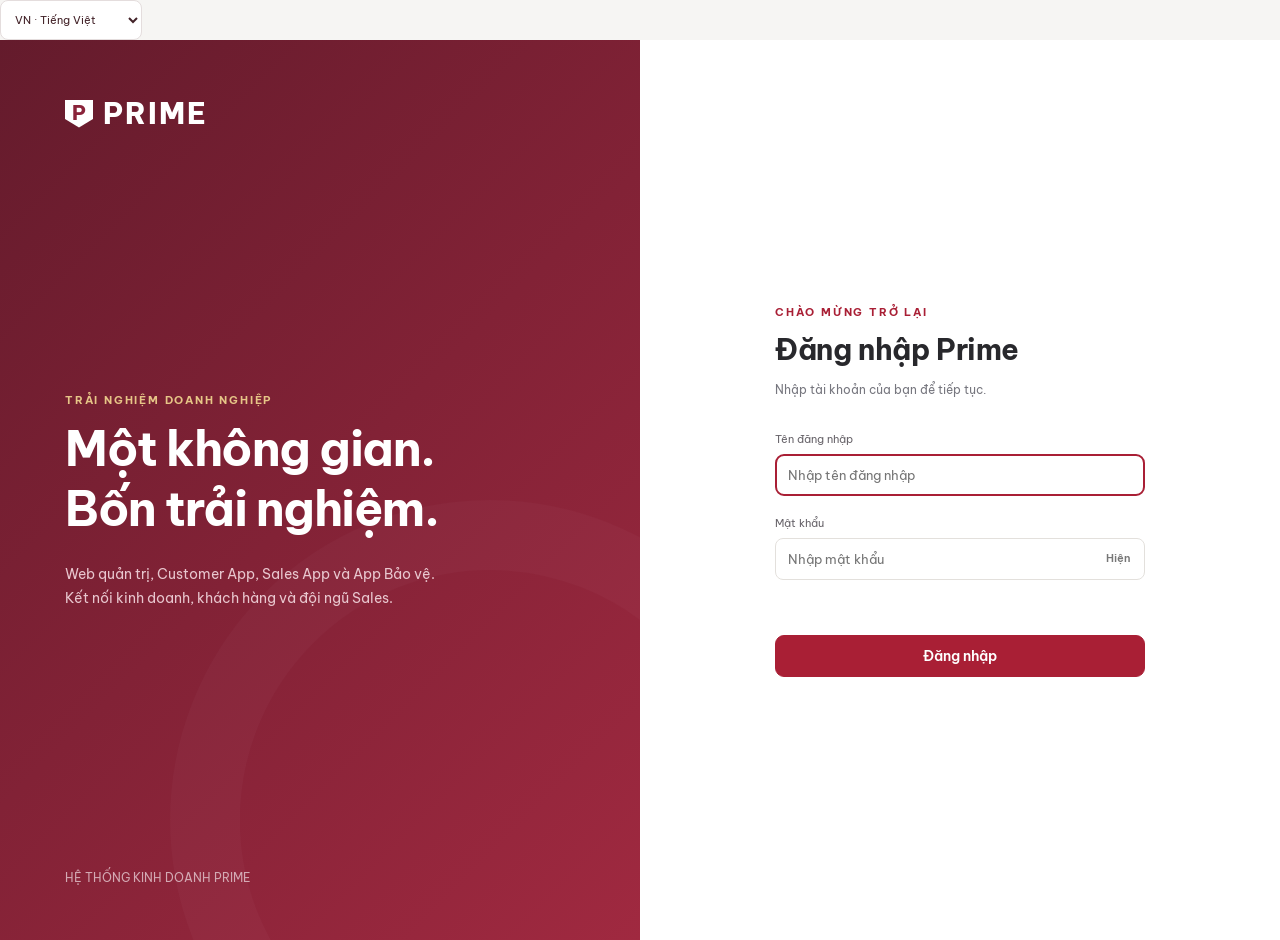
<file: docs/index.html>
<!doctype html><html lang="vi"><head><meta charset="utf-8"><meta name="viewport" content="width=device-width,initial-scale=1"><meta name="theme-color" content="#891829"><title>Prime · Hệ thống kinh doanh</title><link rel="stylesheet" href="style.css?v=26"></head><body><div id="root"></div><div id="toast" role="status" aria-live="polite"></div><dialog id="modal"><div id="modal-content"></div></dialog><script src="vendor/xlsx.full.min.js"></script><script type="module" src="auth.js?v=26"></script></body></html>
</file>
<file: docs/style.css>
@import url('https://fonts.googleapis.com/css2?family=Be+Vietnam+Pro:wght@400;450;500;550;600;650;700;750;800&display=swap');
:root{--red:#a91f35;--wine:#701c2d;--gold:#c29846;--ink:#28282c;--muted:#77777f;--line:#e9e7e6;--bg:#f6f5f3;--green:#28785f}*{box-sizing:border-box}body{margin:0;background:var(--bg);color:var(--ink);font:14px 'Be Vietnam Pro',sans-serif}button,input,select,textarea{font:inherit}button,a,input,select,textarea{outline-color:var(--red)}button{cursor:pointer}button{border:1px solid var(--line);background:white;color:inherit;border-radius:9px;padding:11px 16px;font-weight:550}button:hover{border-color:#c2a49d;background:#fcfaf8}button:disabled{cursor:default;opacity:.45}button.primary{background:var(--red);color:white;border-color:var(--red)}button.primary:hover{background:var(--wine)}button.ghost{border:0;background:transparent}button.icon{padding:10px;display:grid;place-items:center}svg.icon{width:19px;height:19px;stroke:currentColor;fill:none;stroke-width:1.7;stroke-linecap:round;stroke-linejoin:round;flex-shrink:0}h1,h2,h3,p{margin:0}h1{font-size:29px;letter-spacing:-1px;line-height:1.3}h2{font-size:18px;letter-spacing:-.4px}h3{font-size:15px}p{line-height:1.7;color:var(--muted)}small,.small{font-size:12px;color:var(--muted)}.eyebrow{font-size:11px;letter-spacing:1.8px;font-weight:700;text-transform:uppercase;color:var(--red);margin-bottom:9px}.shell{min-height:100vh;padding-left:232px}.sidebar{position:fixed;inset:0 auto 0 0;width:232px;background:white;border-right:1px solid var(--line);padding:28px 18px;z-index:20;display:flex;flex-direction:column;gap:8px}.brand{font-size:29px;font-weight:800;letter-spacing:2px;color:var(--red);display:flex;align-items:center;gap:10px}.brand-mark{width:28px;height:28px;background:var(--red);clip-path:polygon(0 0,100% 0,100% 70%,50% 100%,0 70%);color:white;font-size:20px;text-align:center;letter-spacing:0}.brand small{font-size:10px;letter-spacing:1px}.sidebar .suite{margin:27px 10px 10px;color:#a3a0a0;font-size:10px;letter-spacing:1.5px}.nav{display:flex;align-items:center;gap:12px;border:0;background:transparent;text-align:left;padding:13px 12px;font-size:12px;color:#69676b}.nav.active{background:#f9ecef;color:var(--red);font-weight:700}.side-foot{margin-top:auto;border-top:1px solid var(--line);padding:20px 8px 0;line-height:1.8}.side-foot span{display:inline-block;width:6px;height:6px;background:var(--gold);border-radius:100%;margin-right:5px}.topbar{height:78px;background:white;border-bottom:1px solid var(--line);display:flex;justify-content:space-between;align-items:center;padding:0 34px;gap:20px;position:sticky;top:0;z-index:10}.switcher{display:flex;background:#f3f1ee;border-radius:11px;padding:4px;gap:3px}.switcher button{border:0;background:transparent;padding:9px 15px;font-size:12px;display:flex;align-items:center;gap:8px}.switcher button.on{background:white;box-shadow:0 2px 8px #3020100a;color:var(--red)}.top-right{display:flex;gap:12px;align-items:center}.avatar{background:#f6ecec;border:1px solid #eadada;color:var(--wine);width:36px;height:36px;border-radius:50%;display:grid;place-items:center;font-size:12px;font-weight:700}.role{font-size:11px;color:var(--muted)}.content{max-width:1580px;padding:34px 38px 60px;margin:auto}.notice{font-size:11px;display:flex;align-items:center;gap:8px;padding:10px 14px;background:#faf4e8;border:1px solid #eee2c9;border-radius:8px;color:#806532;margin-bottom:26px}.heading{display:flex;justify-content:space-between;gap:20px;align-items:center;margin-bottom:26px}.heading p{margin-top:8px;font-size:12px}.actions{display:flex;align-items:center;gap:8px}.kpis{display:grid;grid-template-columns:repeat(4,minmax(0,1fr));gap:16px;margin-bottom:24px}.kpi{background:white;border:1px solid var(--line);border-radius:13px;padding:22px}.kpi .top{display:flex;justify-content:space-between;align-items:center;color:var(--muted);font-size:11px}.kpi .top svg{color:var(--gold)}.kpi strong{display:block;font-size:28px;letter-spacing:-1px;margin:16px 0 8px}.delta{font-size:11px;color:var(--green)}.grid{display:grid;grid-template-columns:1.55fr 1fr;gap:22px;margin-bottom:22px}.panel{border:1px solid var(--line);background:white;border-radius:14px;padding:24px;min-width:0;margin-bottom:22px}.grid>.panel{margin-bottom:0}.panel-head{display:flex;align-items:center;justify-content:space-between;gap:16px;margin-bottom:23px}.panel-head p{font-size:11px;margin-top:7px}.badge{display:inline-flex;font-size:10px;line-height:1.5;background:#faf2e1;color:#8b692d;padding:5px 9px;border-radius:5px;font-weight:550;white-space:nowrap}.badge.green{background:#edf7f1;color:var(--green)}.badge.red{background:#fbebee;color:var(--red)}.badge.gray{background:#f1f1f3;color:#71717a}.table-wrap{overflow:auto}table{width:100%;border-collapse:collapse;text-align:left;white-space:nowrap;font-size:12px}th{font-size:10px;font-weight:500;color:#8a8788;padding:14px 12px;border-bottom:1px solid var(--line);background:#faf9f7}td{padding:17px 12px;border-bottom:1px solid #f1efed}td small{display:block;margin-top:5px}td button{font-size:11px;padding:7px 11px}tbody tr:last-child td{border:0}.filters{display:flex;gap:10px;margin-bottom:20px;flex-wrap:wrap}.filters input{min-width:180px;flex:1}.filters select{min-width:150px}input,select,textarea{width:100%;border:1px solid #e3e0dc;border-radius:8px;background:white;padding:12px;color:var(--ink);min-width:0}textarea{min-height:85px;resize:vertical}label{display:flex;flex-direction:column;gap:8px;font-size:11px;color:#68646a}label input,label select,label textarea{font-size:13px;color:var(--ink)}.fields{display:grid;grid-template-columns:1fr 1fr;gap:20px}.fields .full{grid-column:1/-1}.form-actions{display:flex;justify-content:flex-end;gap:10px;margin-top:25px}.row{display:flex;gap:14px;align-items:center}.spread{justify-content:space-between}.stack{display:flex;flex-direction:column;gap:12px}.divider{border:0;border-top:1px solid var(--line);margin:22px 0}.tile{width:50px;height:50px;border:1px solid #0000000a;border-radius:7px;background-color:#eee9df;flex-shrink:0;overflow:hidden}.tile.marble{background:linear-gradient(133deg,transparent 43%,#cac4b730 44%,#aaa59466 44.3%,transparent 45%),linear-gradient(154deg,#f3f0e9 20%,#e7e4db 48%,#fcfaf5 70%)}.tile.cement{background:linear-gradient(120deg,#bdc0bc,#9b9e99,#b8b9b2)}.tile.sand{background:linear-gradient(120deg,#ece2cd,#d8c9ad,#e9dfcb)}.tile.nero{background:linear-gradient(130deg,transparent 45%,#c5c1b6 45.2%,transparent 46%),linear-gradient(35deg,#222829,#424345)}.tile.terrazzo{background:radial-gradient(ellipse at 20% 40%,#c2b39b 0 3%,transparent 5%),radial-gradient(ellipse at 70% 70%,#8c948e 0 4%,transparent 6%),#e5dfd2;background-size:24px 28px}.tile.beige{background:repeating-linear-gradient(5deg,#ded0b6 0px,#dacbb0 5px,#e7dac5 8px,#ded0b6 14px)}.tile.large{height:150px;width:100%;border-radius:10px}.product-cell{display:flex;gap:12px;align-items:center}.product-cell b{font-weight:600}.chart{width:100%;height:auto;display:block}.chart text{font-family:inherit;font-size:10px;fill:#929098}.legend{display:flex;gap:18px;font-size:11px;color:var(--muted);margin-top:12px}.dot{width:7px;height:7px;background:var(--red);display:inline-block;border-radius:50%;margin-right:5px}.dot.gold{background:var(--gold)}.progress{height:6px;border-radius:9px;background:#f1ece7;overflow:hidden;margin-top:9px}.progress i{display:block;background:linear-gradient(90deg,var(--red),var(--gold));height:100%;border-radius:9px}.rank{display:grid;grid-template-columns:24px 44px 1fr 40px;gap:12px;align-items:center;padding:14px 0;border-bottom:1px solid var(--line);font-size:12px}.rank .tile{width:40px;height:40px}.rank>span{color:#aaa;font-size:10px}.rank:last-child{border:0}.activity{display:flex;gap:13px;padding:13px 0;border-bottom:1px solid var(--line);font-size:12px}.activity .pin{background:#f5ede0;color:#967641;border-radius:8px;padding:10px;align-self:flex-start}.activity p{font-size:11px;margin-top:5px}.activity:last-child{border:0}.status-track{display:flex;gap:6px;margin:23px 0}.status-track div{flex:1;font-size:10px;color:#9a9394;border-top:3px solid #eee9e7;padding-top:10px}.status-track div.done{color:var(--red);border-color:var(--red)}.catalog{display:grid;grid-template-columns:repeat(3,minmax(0,1fr));gap:18px}.product-card{border:1px solid var(--line);background:white;border-radius:13px;padding:14px}.product-card h3{margin:16px 0 6px}.product-card p{font-size:11px}.product-card .row{margin-top:15px}.money{color:var(--red);font-weight:650}.hero{border-radius:16px;background:linear-gradient(115deg,#702433,#9a3448);padding:28px;color:white;position:relative;overflow:hidden;margin-bottom:24px}.hero:after{content:'';position:absolute;right:-45px;top:-110px;width:330px;height:330px;border:35px solid #ffffff08;border-radius:50%;pointer-events:none}.hero h2{font-size:24px;color:white;margin:8px 0}.hero p{color:#f1d9df;font-size:12px}.hero .eyebrow{color:#e5c58b}.hero button{margin-top:20px;color:#891829}.app-main{max-width:1050px;margin:auto}.mobile-nav{display:none}.app-nav{display:flex;gap:8px;margin-bottom:24px;overflow:auto}.app-nav button{white-space:nowrap;font-size:12px}.app-nav .on{background:#f8e9ec;color:var(--red);border-color:#edcdd3}.review-dock{position:fixed;bottom:20px;right:24px;z-index:22;background:#28282c;color:white;border:0;box-shadow:0 8px 25px #20202030;display:flex;gap:9px;align-items:center}.review-dock:hover{background:#444;color:white}.empty{text-align:center;padding:45px;color:var(--muted)}dialog{border:1px solid var(--line);border-radius:16px;padding:0;width:min(690px,calc(100% - 32px));max-height:88vh;box-shadow:0 25px 80px #0003}dialog::backdrop{background:#211b224d;backdrop-filter:blur(3px)}#modal-content{padding:28px}.modal-title{display:flex;justify-content:space-between;align-items:center;margin-bottom:24px}#toast{position:fixed;top:94px;right:25px;z-index:100;max-width:360px;padding:15px 20px;border-radius:10px;background:#263d32;color:white;box-shadow:0 8px 30px #0002;opacity:0;transform:translateY(-10px);transition:.2s;pointer-events:none;font-size:12px}#toast.show{opacity:1;transform:none}.photo-drop{border:1px dashed #c8b8a0;border-radius:12px;min-height:220px;display:flex;align-items:center;justify-content:center;flex-direction:column;gap:18px;background:#faf8f4;padding:18px;text-align:center}.photo-drop img{max-width:100%;max-height:260px;border-radius:8px}.review-tag{font-size:10px;border:1px solid #e9decf;border-radius:5px;color:#8b744b;padding:5px 8px}.app-brand{display:none}.menu-toggle{display:none}.summary-box{background:#faf7f1;padding:18px;border-radius:10px;font-size:12px;line-height:2}.cards3{display:grid;grid-template-columns:repeat(3,1fr);gap:18px}.visit-card{padding:20px;border:1px solid var(--line);border-radius:12px;background:white}.visit-card .row{margin-top:18px}.review-list article{border:1px solid var(--line);border-radius:10px;padding:16px;margin-top:12px}.review-list article p{margin:8px 0}.hint{padding:14px 16px;background:#f6f3ed;border-radius:9px;color:#877654;font-size:11px;line-height:1.7}.file-btn{cursor:pointer;display:inline-block;border:1px solid var(--line);background:white;padding:11px 16px;border-radius:8px;color:var(--ink)}.file-btn input{display:none}
@media(min-width:1700px){.content{padding-top:45px}}@media(max-width:1100px){.shell{padding-left:200px}.sidebar{width:200px}.content{padding:26px 24px 70px}.topbar{padding:0 24px}.topbar .role{display:none}.kpis{grid-template-columns:repeat(2,1fr)}.catalog{grid-template-columns:repeat(2,1fr)}.grid{grid-template-columns:1fr}.cards3{grid-template-columns:1fr 1fr}}
@media(max-width:700px){.shell{padding:0}.sidebar{transform:translateX(-100%);transition:.2s;box-shadow:10px 0 40px #0001}.sidebar.open{transform:none;width:240px}.topbar{height:68px;padding:0 12px;gap:8px}.menu-toggle{display:grid}.top-right .avatar,.top-right .review-tag{display:none}.switcher button{padding:9px 10px;font-size:10px;gap:5px}.switcher svg{width:16px;height:16px}.top-right{gap:0}.content{padding:22px 16px 100px}.heading{align-items:flex-start;gap:12px}.heading h1{font-size:23px}.heading p{font-size:11px}.heading .actions button{font-size:11px;padding:10px}.notice{font-size:10px;margin-bottom:20px;line-height:1.6}.kpis{gap:10px}.kpi{padding:16px}.kpi strong{font-size:24px;margin:13px 0 7px}.kpi .top{font-size:10px}.panel{padding:18px}.panel-head{align-items:flex-start}.panel-head h2{font-size:16px}.panel-head button{font-size:10px;padding:8px}.fields{grid-template-columns:1fr;gap:16px}.catalog{gap:10px}.product-card{padding:10px}.product-card h3{font-size:12px}.product-card .row{flex-wrap:wrap;gap:10px}.product-card button{padding:9px;font-size:11px}.tile.large{height:125px}.hero{padding:23px}.hero h2{font-size:22px}.app-nav{display:none}.mobile-nav{position:fixed;bottom:0;left:0;right:0;display:flex;background:white;border-top:1px solid var(--line);z-index:15;padding:9px 6px max(9px,env(safe-area-inset-bottom));justify-content:space-around}.mobile-nav button{border:0;background:transparent;font-size:9px;display:flex;flex-direction:column;align-items:center;gap:6px;padding:4px;color:var(--muted)}.mobile-nav button.on{color:var(--red)}.review-dock{bottom:82px;right:12px;padding:12px;border-radius:50%;font-size:0;gap:0}.review-dock svg{width:21px;height:21px}.web-mode .review-dock{bottom:20px}.cards3{grid-template-columns:1fr}.table-wrap{margin:0 -5px}.filters select{min-width:100px;flex:1}.filters input{flex-basis:100%}.status-track{overflow:auto}.status-track div{min-width:72px}.rank{gap:9px;grid-template-columns:20px 40px 1fr 30px}.rank b{font-size:11px}#modal-content{padding:20px}.summary-box .row{flex-wrap:wrap}.app-main .grid{gap:16px}}

.login-page{min-height:100vh;display:grid;grid-template-columns:1fr 1fr;background:white}.login-intro{background:linear-gradient(135deg,#641b2c,#a02940);padding:55px 65px;color:white;display:flex;flex-direction:column;justify-content:space-between;gap:65px;position:relative;overflow:hidden}.login-intro:after{content:'';width:500px;height:500px;border:70px solid #ffffff06;border-radius:50%;position:absolute;bottom:-200px;right:-170px;pointer-events:none}.login-intro .brand{color:white}.login-intro .brand-mark{background:white;color:#8a243a}.login-intro h1{font-size:48px;line-height:1.25;letter-spacing:-1.5px;margin-bottom:24px}.login-intro .eyebrow{color:#e6c587}.login-intro p{color:#e8c6ce}.login-intro small{color:#d3a9b3;position:relative;z-index:1}.login-form-wrap{display:grid;place-items:center;padding:40px}.login-card{width:100%;max-width:370px}.login-card h2{font-size:29px}.login-caption{font-size:12px;margin:12px 0 32px}.login-card label{margin-bottom:20px}.password-field{position:relative}.password-field input{padding-right:58px}.password-field button{position:absolute;right:5px;top:5px;padding:8px 10px;font-size:11px;border:0;background:transparent;color:#777}.login-submit{width:100%;margin-top:5px}.login-note{margin-top:22px;font-size:10px;text-align:center;line-height:1.9}#login-error{font-size:12px;color:var(--red);min-height:20px;margin-bottom:10px}.test-logout{position:fixed;right:18px;bottom:18px;z-index:18;font-size:10px;padding:8px 10px}.review-dock{bottom:62px}@media(max-width:700px){.login-page{grid-template-columns:1fr}.login-intro{padding:25px;gap:32px}.login-intro h1{font-size:29px;margin:10px 0}.login-intro p{font-size:11px}.login-intro small{display:none}.login-form-wrap{padding:30px 25px 50px}.login-card h2{font-size:25px}.test-logout{bottom:78px;right:auto;left:12px}.review-dock,.web-mode .review-dock{bottom:78px}.web-mode .test-logout{bottom:18px}.web-mode .review-dock{bottom:18px}}
.scope-controls{display:flex;gap:16px;flex-wrap:wrap;margin-bottom:20px;padding:18px 20px;background:white;border:1px solid var(--line);border-radius:12px}.scope-controls label{min-width:210px}.scope-controls select:disabled{opacity:1;color:var(--ink);background:#f7f5f2;cursor:not-allowed}.module-filter-panel{display:flex;gap:12px;align-items:flex-end;flex-wrap:wrap;margin-bottom:26px;padding:18px;background:white;border:1px solid var(--line);border-radius:12px}.module-filter-panel label{flex:1;min-width:135px}.module-filter-panel .module-search{flex:2;min-width:200px}.module-filter-panel>button{white-space:nowrap;min-height:43px}@media(max-width:700px){.scope-controls{padding:14px;gap:12px}.scope-controls label{flex:1;min-width:0}.module-filter-panel{padding:14px;gap:12px}.module-filter-panel .module-search{flex-basis:100%;min-width:0}.module-filter-panel label{min-width:calc(50% - 12px)}.module-filter-panel>button{width:100%}}
.order-editor{scroll-margin-top:90px}.po-split{display:grid;grid-template-columns:minmax(210px,.7fr) minmax(0,1.3fr);gap:26px}.po-image-pane{padding:22px;border:1px dashed #d8c1a1;border-radius:12px;background:#faf8f4;display:flex;flex-direction:column;align-items:flex-start;gap:16px;min-height:450px}.po-image-pane p{font-size:12px}.po-image-pane.dragover{background:#f8edda;border-color:var(--red)}#order-image-preview{width:100%}#order-image-preview img{width:100%;max-height:420px;object-fit:contain;border-radius:9px}#order-image-preview small{display:block;overflow-wrap:anywhere}.po-quick{display:grid;grid-template-columns:1fr 1fr;gap:18px;background:#fff8e8;border-radius:12px;padding:18px;margin:18px 0}.po-quick b{display:block;font-size:12px;margin-top:6px}.po-quick p{grid-column:1/-1;font-size:12px}.po-line{display:grid;grid-template-columns:1fr 1fr 32px;gap:18px 12px;padding:20px;border:1px solid var(--line);border-radius:12px;margin-top:20px}.po-sku{grid-column:1/-1}.po-line .conversion{grid-column:1/-1;font-size:11px;line-height:1.8}.po-line .conversion p{font-size:11px;margin-top:6px}.po-line .conversion .po-shortage,.po-error{color:#ac263b}.po-remove{align-self:end;width:32px;height:42px;padding:0}.po-total{font-size:18px;text-align:right;margin:24px 0}.po-total b{font-weight:700}.po-error{font-size:12px;min-height:1px;margin-top:10px}#web-order-form>.form-actions{border-top:1px solid var(--line);padding-top:20px}.po-line input[readonly]{background:#faf9f7}@media(max-width:850px){.po-split{grid-template-columns:1fr}.po-image-pane{min-height:180px}.po-image-pane img{max-height:220px}}@media(max-width:450px){.po-quick{grid-template-columns:1fr}.po-line{padding:14px;gap:14px 9px}.po-quick b{font-size:12px}.po-total{font-size:16px}}
/* Dedicated gate operations experience. */
.guard-heading{display:flex;align-items:center;justify-content:space-between;gap:16px;margin:12px 0 28px}.guard-heading h1{font-size:30px}.guard-stats{display:grid;grid-template-columns:repeat(4,1fr);gap:14px}.guard-stats .panel{padding:20px}.guard-stats strong{display:block;font-size:34px;margin-top:8px}.guard-shortcuts{display:flex;gap:12px;margin:22px 0}.guard-section{margin:28px 0 16px}.guard-cards{display:grid;grid-template-columns:repeat(2,minmax(0,1fr));gap:16px}.guard-card{background:#fff;border:1px solid var(--border,#e7e2de);border-radius:16px;padding:22px}.guard-card h2{margin:20px 0 8px}.guard-card>.row:last-child{margin-top:18px}.guard-form-grid{display:grid;grid-template-columns:1fr 1fr;gap:22px}.guard-form-grid .full{grid-column:1/-1}.guard-photo{border:1px dashed #c7b18c;border-radius:12px;padding:18px;display:flex;flex-direction:column;gap:12px;margin:20px 0}.guard-photo input{max-width:100%}.guard-photo img{height:180px;max-width:100%;object-fit:contain;border-radius:8px}.guard-line{display:grid;grid-template-columns:1fr 110px;gap:8px;margin:18px 0;padding:14px;background:#faf8f5;border-radius:10px}.guard-line small{grid-column:1}.guard-line input{grid-column:2;grid-row:1/3;width:100%}.guard-alert{background:#fff0ef;color:#a31c31;padding:12px;border-radius:8px;margin:12px 0}.guard-check{display:flex;align-items:center;gap:12px;margin-top:22px}.guard-check input{width:20px;height:20px}.guard-filters{display:flex;gap:12px;margin:20px 0}.guard-filters input{flex:1;min-width:0}.guard-detail-photos{display:flex;gap:10px;flex-wrap:wrap}.guard-detail-photos img{max-width:180px;max-height:180px;object-fit:contain}.guard-mode .app-main{max-width:1250px}.guard-mode .mobile-nav button{min-width:0}.guard-mode #guard-exit>label:not(.guard-photo){margin:20px 0}.guard-mode .review-dock{display:none}.topbar .switcher{flex-shrink:1}.topbar .switcher button{white-space:nowrap}
@media(max-width:1100px){.topbar .switcher button{padding:10px;font-size:11px}.topbar .top-right .role{display:none}}
@media(max-width:700px){.guard-stats{grid-template-columns:1fr 1fr}.guard-cards,.guard-form-grid{grid-template-columns:1fr}.guard-heading{align-items:flex-start}.guard-heading h1{font-size:25px}.guard-heading .badge{display:none}.guard-form-grid .full{grid-column:auto}.guard-filters{flex-wrap:wrap}.guard-filters input{flex-basis:100%}.guard-shortcuts button{flex:1;padding:12px 8px}.guard-mode .panel{padding:18px}.guard-mode .content{padding-bottom:95px}.topbar .switcher{overflow-x:auto;max-width:calc(100vw - 105px)}.topbar .switcher button{flex-shrink:0}.guard-photo{margin:10px 0}.guard-card{padding:18px}.guard-mode .mobile-nav{display:grid;grid-template-columns:repeat(5,1fr)}.guard-mode .mobile-nav button{font-size:10px}}
.admin-filter{display:flex;align-items:end;gap:12px;flex-wrap:wrap;margin:20px 0}.admin-filter input{min-width:180px;flex:1}.admin-filter label{font-size:12px}.admin-filter label input{min-width:130px}.permission-matrix{margin-top:20px;max-height:52vh;overflow:auto}.permission-matrix th{position:sticky;top:0;background:#f7f4f0}.permission-matrix input[type=checkbox]{width:20px;height:20px;accent-color:#ad1f37}.admin-role-picks{border:1px solid #e5dfd9;border-radius:10px;padding:18px;display:grid;grid-template-columns:1fr 1fr;gap:12px}.admin-role-picks label{display:flex;align-items:center;gap:10px}.admin-role-picks input{width:18px;height:18px}#admin-error{color:#ad1f37;margin:16px 0}#prime-user{max-width:145px;font-size:12px;padding:8px}.notification-bell{position:relative;display:grid;place-items:center;width:42px;height:42px;padding:8px;border-radius:12px;flex-shrink:0;color:#ad1f37}.notification-bell span{position:absolute;top:-5px;right:-5px;background:#ad1f37;color:white;border-radius:12px;min-width:18px;font-size:10px;padding:2px 4px}.notification-list{display:grid;gap:12px;margin-top:18px;max-height:65vh;overflow:auto}.notification-item{padding:18px;border:1px solid #eee6df;border-radius:12px}.notification-item.unread{background:#fff8ef;border-left:3px solid #ad1f37}.notification-item.read{background:#fafafa}.notification-item p{margin:8px 0}.notification-item button{margin-top:12px}#stock-import-content>.fields{margin-top:18px}#stock-import-preview{margin-top:20px}.topbar .top-right .role{display:none}.topbar .switcher button{font-size:11px;padding:10px}
@media(max-width:700px){.topbar .switcher{max-width:calc(100vw - 170px)}#prime-user{max-width:85px;font-size:10px}.notification-bell{width:34px;height:34px}.topbar .top-right{gap:6px}.topbar .avatar{display:none}.admin-role-picks{grid-template-columns:1fr}.admin-filter{align-items:stretch}.admin-filter>input{width:100%;flex-basis:100%}.permission-matrix td,.permission-matrix th{padding:10px}.notification-item{padding:12px}}
.ex-panel{margin:22px 0}.ex-panel>h2{margin-bottom:18px}.ex-filter{display:flex;align-items:end;gap:12px;flex-wrap:wrap;margin:20px 0}.ex-filter>input{flex:1;min-width:200px}.ex-filter label{font-size:12px}.ex-summary{display:grid;grid-template-columns:repeat(2,minmax(0,1fr));gap:18px;background:#faf7f1;padding:20px;border-radius:12px;margin-bottom:20px}.ex-summary b,.ex-summary small{display:block}.ex-summary small{margin-bottom:7px}.ex-line,.ex-material,.ex-batch,.ex-container,.ex-purchase,.ex-load{border:1px solid #e7dfd6;padding:18px;border-radius:12px;margin:16px 0}.ex-convert{padding:12px;background:#faf8f4;border-radius:8px;font-size:12px}.ex-check{display:flex;align-items:center;gap:10px}.ex-check input{width:20px;height:20px}.ex-error{color:#a51f38;padding-top:12px}.ex-warning{padding:14px;background:#fff3da;color:#78540e;border-radius:10px;margin:12px 0}.ex-history{display:grid;gap:14px}.ex-history article{border-left:2px solid #cba762;padding:8px 14px}.ex-history small{display:block;margin-top:6px}#ex-form .full{grid-column:1/-1}#ex-print-area h1{color:#a51f38}.ex-print-frame{position:fixed;left:-10000px;width:1100px;height:900px}.ex-panel .actions{flex-wrap:wrap;margin:12px 0}.modal-title+h2{margin-top:12px}
@media(max-width:700px){.ex-summary{grid-template-columns:1fr;padding:16px}.ex-filter{align-items:stretch}.ex-filter>input{flex-basis:100%}.ex-filter label{flex:1;min-width:130px}.ex-panel .actions button{flex:1;min-width:125px}.ex-line,.ex-material,.ex-batch,.ex-container{padding:12px}.ex-filter select{max-width:100%}#ex-form .fields{grid-template-columns:1fr}}
.language-control{display:inline-flex;align-items:center;flex:0 0 auto}
.language-control select{width:142px;min-height:40px;padding:8px 28px 8px 10px;font:inherit;border:1px solid #e4dddd;border-radius:8px;background-color:#fff;color:#432329}
.sr-only{position:absolute;width:1px;height:1px;padding:0;margin:-1px;overflow:hidden;clip:rect(0,0,0,0);white-space:nowrap;border:0}
body>.language-control{position:fixed;top:18px;right:22px;z-index:100}
html[lang=th] body{font-family:Arial,'Noto Sans Thai',Tahoma,sans-serif;line-height:1.55}
@media(max-width:700px){.language-control select{width:105px;font-size:12px;min-height:38px}.top-right{gap:6px}.topbar{gap:8px}.top-right .language-control{display:inline-flex}body>.language-control{top:10px;right:12px}}
.i18n-file-native{position:absolute!important;width:1px!important;height:1px!important;opacity:0!important;padding:0!important;min-height:0!important}
.i18n-file-button{align-self:flex-start;margin-top:6px}
.i18n-file-name{font-size:12px;overflow-wrap:anywhere;color:#75666a}
/* Export order tracking (Customer App, Sales App, Web) */
.xt-tabs{display:flex;gap:6px;border-bottom:1px solid var(--line);padding-bottom:12px;margin-bottom:20px;overflow:auto}.xt-tabs button{border-color:transparent;background:transparent;font-size:12px;white-space:nowrap;color:var(--muted)}.xt-tabs button.on{background:white;border-color:var(--line);color:var(--ink);box-shadow:0 1px 2px #0000000d}
.xt-kpis{display:grid;grid-template-columns:repeat(6,minmax(0,1fr));gap:12px;margin-bottom:20px}.xt-kpi{background:white;border:1px solid var(--line);border-left:4px solid var(--muted);border-radius:12px;padding:14px 16px;display:flex;flex-direction:column;gap:6px;min-width:0}.xt-kpi span{font-size:10px;letter-spacing:.6px;text-transform:uppercase;color:var(--muted)}.xt-kpi strong{font-size:26px;letter-spacing:-1px;font-weight:600}.xt-kpi small{font-size:11px;color:var(--muted);line-height:1.4}.xt-kpi.ink{border-left-color:var(--ink)}.xt-kpi.green{border-left-color:var(--green)}.xt-kpi.amber{border-left-color:#c26a1b}.xt-kpi.red{border-left-color:var(--red)}.xt-kpi.gray{border-left-color:#d6d2cf}
.xt-panel{padding:18px 20px}.xt-head{display:flex;align-items:baseline;gap:10px;margin-bottom:14px;flex-wrap:wrap}.xt-head h2{margin:0}.xt-head small{font-size:11px;color:var(--muted)}.xt-spread{justify-content:space-between;align-items:flex-start}.xt-foot{font-size:11px;color:var(--muted);margin:12px 0 0}
.xt-table th{text-transform:uppercase;font-size:10px;letter-spacing:.5px}.xt-table tr.xt-late td{background:#fdf5f6}.xt-link{border:0;background:none;padding:0;color:var(--wine);font-weight:600;text-decoration:underline;text-underline-offset:3px;cursor:pointer}
.xt-dot{display:inline-flex;align-items:center;gap:6px;font-size:11px;font-weight:550;background:#f1f1f3;color:#52525b;padding:3px 10px;border-radius:999px;white-space:nowrap}.xt-dot:before{content:"";width:7px;height:7px;border-radius:50%;background:currentColor}.xt-dot.green{background:#edf7f1;color:var(--green)}.xt-dot.red{background:#fbebee;color:var(--red)}.xt-dot.amber{background:#fbf0e4;color:#b35f14}.xt-dot.dark{background:#ececee;color:var(--ink)}.xt-dot.gray{color:#71717a}
.xt-bar{display:inline-block;vertical-align:middle;width:64px;height:6px;border-radius:9px;background:#efebe7;overflow:hidden}.xt-bar i{display:block;height:100%;background:var(--ink);border-radius:9px}
.xt-track{display:grid;grid-template-columns:repeat(6,minmax(0,1fr));gap:6px;margin:6px 0 18px}.xt-track div{border-top:4px solid #ece8e4;padding-top:8px;text-align:center;font-size:11px;color:var(--muted)}.xt-track b{display:block;font-weight:500}.xt-track small{font-size:10px}.xt-track .done{border-color:var(--green);color:var(--ink)}.xt-track .now{border-color:#c26a1b;color:var(--ink)}.xt-track .now b{font-weight:650}
.xt-facts{display:grid;grid-template-columns:repeat(4,minmax(0,1fr));gap:12px;margin-bottom:14px}.xt-facts small{display:block;font-size:10px;text-transform:uppercase;letter-spacing:.5px;color:var(--muted)}.xt-facts b{font-weight:500;font-size:13px}
.xt-sub{margin:16px 0 8px;font-size:14px}.xt-docs{display:flex;gap:8px;flex-wrap:wrap}.xt-doc{border:1px solid var(--line);border-radius:8px;padding:7px 12px;font-size:12px;background:white}.xt-doc.missing{border-style:dashed;color:var(--muted);background:transparent}
.xt-filters{display:flex;gap:12px;flex-wrap:wrap;margin-bottom:12px}.xt-filters label,.xt-pick{font-size:11px;color:var(--muted);display:flex;align-items:center;gap:6px}.xt-filters select,.xt-pick select{padding:6px 8px}
.xt-form{display:grid;grid-template-columns:1fr 1fr;gap:12px}.xt-form .full,.xt-form .form-actions{grid-column:1/-1}.xt-reply{display:flex;gap:6px;min-width:220px}.xt-reply input{flex:1;min-width:0;padding:6px 8px}.xt-back{margin-bottom:12px}
@media (max-width:1100px){.xt-kpis{grid-template-columns:repeat(3,minmax(0,1fr))}.xt-facts{grid-template-columns:1fr 1fr}}
@media (max-width:640px){.xt-kpis{grid-template-columns:1fr 1fr}.xt-track{grid-template-columns:repeat(3,minmax(0,1fr))}.xt-form{grid-template-columns:1fr}}
.xt-options{display:flex;gap:6px;flex-wrap:wrap}.xt-options button{font-size:11px;padding:5px 9px;white-space:nowrap}
</file>
